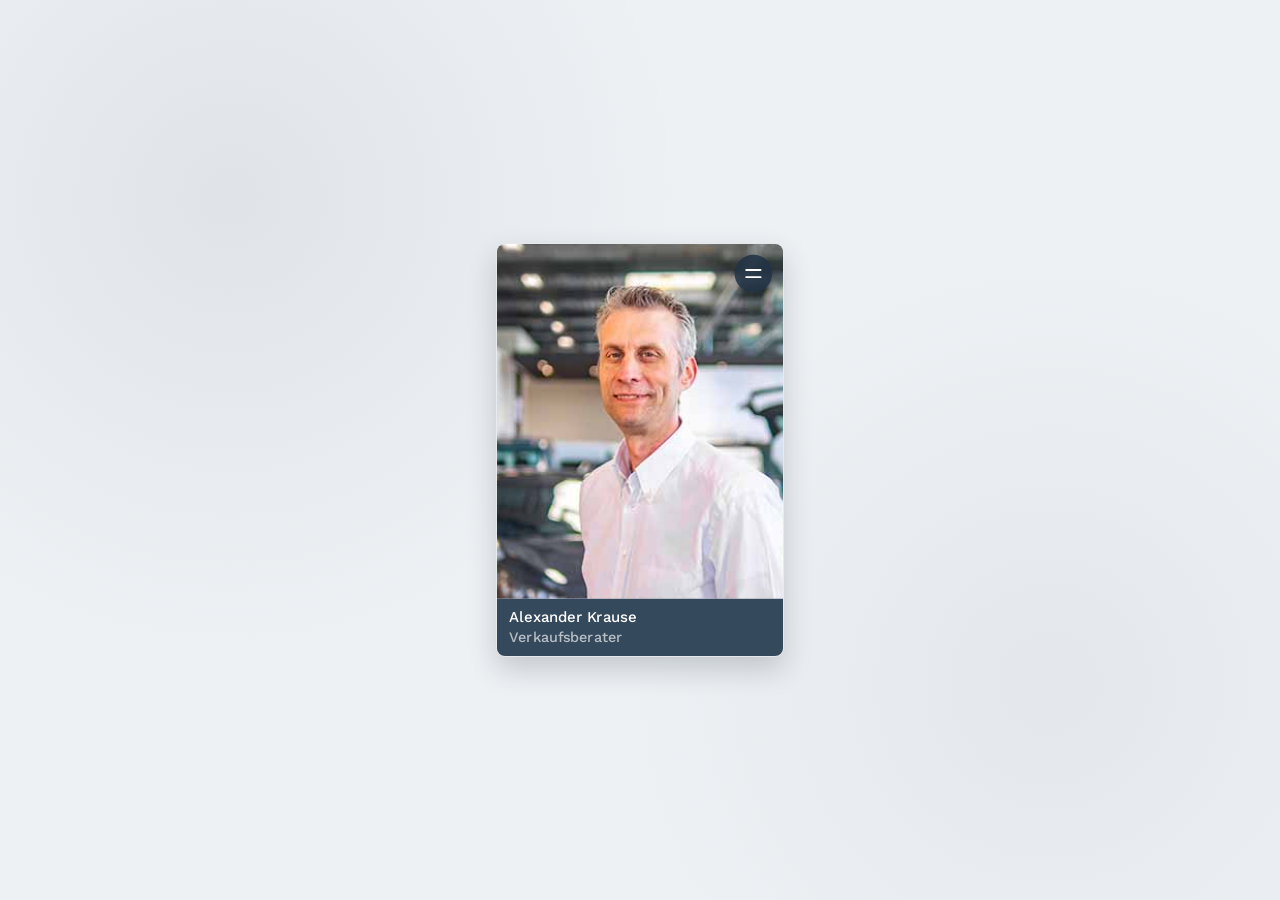
<file: index.html>
<!DOCTYPE html>
<html lang="de">
<head>
    <meta charset="UTF-8">
    <meta name="viewport" content="width=device-width, initial-scale=1.0">
    <title>Kontaktkarte</title>
    <link rel="preconnect" href="https://fonts.googleapis.com">
    <link rel="preconnect" href="https://fonts.gstatic.com" crossorigin>
    <link href="https://fonts.googleapis.com/css2?family=Playfair+Display:wght@600;700&family=Work+Sans:wght@400;500;600&display=swap" rel="stylesheet">
    <link rel="stylesheet" href="style/contact-card.css">
    <link rel="stylesheet" href="https://cdnjs.cloudflare.com/ajax/libs/font-awesome/6.5.2/css/all.min.css">
</head>
<body>
    <main class="page-shell">
        <article class="contact-card" aria-label="Kontaktkarte von Max Mustermann">
            <div class="photo-stage">
                <img src="250310-Alexander-Krause-webseit.jpg" alt="Portraet von Max Mustermann">
                <button class="menu-fab" type="button" aria-label="Mitarbeiterinfos anzeigen" aria-expanded="false">
                    <span class="menu-bars" aria-hidden="true">
                        <span></span>
                        <span></span>
                    </span>
                </button>
            </div>

            <header class="name-strip">
                <h1>Alexander Krause</h1>
                <p class="name-strip-role">Verkaufsberater</p>
            </header>

            <section class="employee-info" aria-label="Mitarbeiterdetails">
                <div class="info-header">
                    <span class="info-name">Alexander Krause</span>
                    <span class="info-role">Verkaufsberater</span>
                </div>

                <ul class="info-list">
                    <li>
                        <i class="fa-solid fa-phone"></i>
                        <div>
                            <p class="label">Telefon</p>
                            <a class="phone-link" href="tel:+492861123456">+49 2861 123456</a>
                            <a class="mobile-link" href="tel:+4915721228625">+49 1575 212625</a>
                        </div>
                    </li>
                    <li>
                        <i class="fa-solid fa-envelope"></i>
                        <div>
                            <p class="label">E-Mail</p>
                            <a class="email-link">a.krause <br>@bleker-gruppe.de</a>
                        </div>
                    </li>
                    <li>
                        <i class="fa-solid fa-location-dot"></i>
                        <div>
                            <p class="label">Standort</p>
                            <a class="adress">Musterstraße 12 <br>12345 Musterstadt</a>
                        </div>
                    </li>
                    <li>
                        <i class="fa-solid fa-car"></i>
                        <div>
                            <p class="label">Marken</p>
                            <div class="brand-tags">
                                <span class="brand-logo" tabindex="0" data-brand="Citroën" aria-label="Citroën" title="Citroën"><img src="marken/logo_g_citroen.svg" alt=""></span>
                                <span class="brand-logo" tabindex="0" data-brand="DS Automobiles" aria-label="DS Automobiles" title="DS Automobiles"><img src="marken/logo_g_ds.svg" alt=""></span>
                                <span class="brand-logo" tabindex="0" data-brand="Peugeot" aria-label="Peugeot" title="Peugeot"><img src="marken/logo_g_peugeot.svg" alt=""></span>
                                <span class="brand-logo" tabindex="0" data-brand="Renault" aria-label="Renault" title="Renault"><img src="marken/logo_g_renault.svg" alt=""></span>
                                <span class="brand-logo" tabindex="0" data-brand="Opel" aria-label="Opel" title="Opel"><img src="marken/logo_g_opel.svg" alt=""></span>
                                <span class="brand-logo" tabindex="0" data-brand="Dacia" aria-label="Dacia" title="Dacia"><img src="marken/logo_g_dacia.svg" alt=""></span>
                                <span class="brand-logo" tabindex="0" data-brand="Nissan" aria-label="Nissan" title="Nissan"><img src="marken/logo_g_nissan.svg" alt=""></span>
                                <span class="brand-logo" tabindex="0" data-brand="Kia" aria-label="Kia" title="Kia"><img src="marken/logo_g_kia.svg" alt=""></span>
                                <span class="brand-logo" tabindex="0" data-brand="Suzuki" aria-label="Suzuki" title="Suzuki"><img src="marken/logo_g_suzuki.svg" alt=""></span>
                                <span class="brand-logo" tabindex="0" data-brand="Alfa Romeo" aria-label="Alfa Romeo" title="Alfa Romeo"><img src="marken/logo_g_alfa.svg" alt=""></span>
                                <span class="brand-logo" tabindex="0" data-brand="Jeep" aria-label="Jeep" title="Jeep"><img src="marken/logo_g_jeep.svg" alt=""></span>
                                <span class="brand-logo" tabindex="0" data-brand="Fiat" aria-label="Fiat" title="Fiat"><img src="marken/logo_g_fiat.svg" alt=""></span>
                                <span class="brand-logo" tabindex="0" data-brand="Leapmotor" aria-label="Leapmotor" title="Leapmotor"><img src="marken/logo_g_leapmotor.svg" alt=""></span>
                                <span class="brand-logo" tabindex="0" data-brand="XPeng" aria-label="XPeng" title="XPeng"><img src="marken/logo_g_xpeng.svg" alt=""></span>
                                <span class="brand-logo" tabindex="0" data-brand="BYD" aria-label="BYD" title="BYD"><img src="marken/logo_g_byd.svg" alt=""></span>
                                <span class="brand-logo" tabindex="0" data-brand="Abarth" aria-label="Abarth" title="Abarth"><img src="marken/logo_g_abarth.svg" alt=""></span>
                                <span class="brand-logo" tabindex="0" data-brand="Maserati" aria-label="Maserati" title="Maserati"><img src="marken/logo_g_maserati.svg" alt=""></span>
                                <span class="brand-logo" tabindex="0" data-brand="Alpine" aria-label="Alpine" title="Alpine"><img src="marken/logo_g_alpine.svg" alt=""></span>
                                <span class="brand-logo" tabindex="0" data-brand="SILENCE O" aria-label="SILENCE O" title="SILENCE O"><img src="marken/logo_g_silence.svg" alt=""></span>
                            </div>
                        </div>
                    </li>
                </ul>

                <a class="callback-btn" href="mailto:max.mustermann@bleker-gruppe.de?subject=Rueckrufwunsch">
                    <i class="fa-solid fa-phone-volume"></i> Rückrufwunsch
                </a>
            </section>
        </article>
    </main>

    <script src="script/contact-card.js"></script>
</body>
</html>
</file>
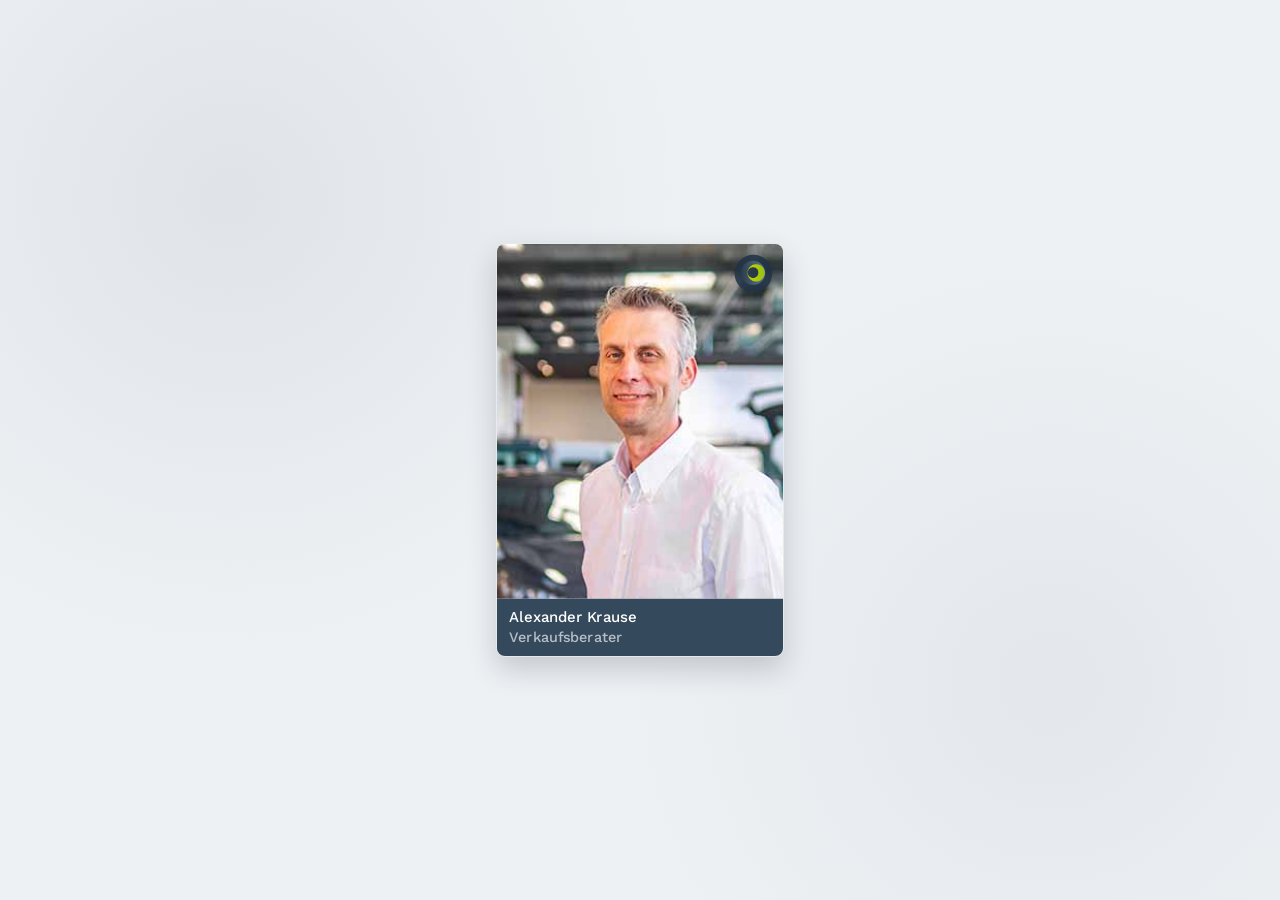
<file: button.html>
<!DOCTYPE html>
<html lang="de">
<head>
    <meta charset="UTF-8">
    <meta name="viewport" content="width=device-width, initial-scale=1.0">
    <title>Kontaktkarte</title>
    <link rel="preconnect" href="https://fonts.googleapis.com">
    <link rel="preconnect" href="https://fonts.gstatic.com" crossorigin>
    <link href="https://fonts.googleapis.com/css2?family=Playfair+Display:wght@600;700&family=Work+Sans:wght@400;500;600&display=swap" rel="stylesheet">
    <link rel="stylesheet" href="style/contact-card.css">
    <link rel="stylesheet" href="https://cdnjs.cloudflare.com/ajax/libs/font-awesome/6.5.2/css/all.min.css">
</head>
<body>
    <main class="page-shell">
        <article class="contact-card" aria-label="Kontaktkarte von Max Mustermann">
            <div class="photo-stage">
                <img src="250310-Alexander-Krause-webseit.jpg" alt="Portraet von Max Mustermann">
                <button class="menu-fab" type="button" aria-label="Mitarbeiterinfos anzeigen" aria-expanded="false">
                    <img src="bleker2.png" alt="Bleker Logo">
                </button>
            </div>

            <header class="name-strip">
                <h1>Alexander Krause</h1>
                <p class="name-strip-role">Verkaufsberater</p>
            </header>

            <section class="employee-info" aria-label="Mitarbeiterdetails">
                <div class="info-header">
                    <span class="info-name">Alexander Krause</span>
                    <span class="info-role">Verkaufsberater</span>
                </div>

                <ul class="info-list">
                    <li>
                        <i class="fa-solid fa-phone"></i>
                        <div>
                            <p class="label">Telefon</p>
                            <a href="tel:+49123456789">+490 151 21228625</a>
                        </div>
                    </li>
                    <li>
                        <i class="fa-solid fa-envelope"></i>
                        <div>
                            <p class="label">E-Mail</p>
                            <a href="mailto:a.krause@bleker-gruppe.de">a.krause@bleker-gruppe.de</a>
                        </div>
                    </li>
                    <li>
                        <i class="fa-solid fa-location-dot"></i>
                        <div>
                            <p class="label">Standort</p>
                            <a class="map-link" href="https://maps.google.com/?q=Borken+Autohaus+Twent" target="_blank" rel="noopener">Münster, Autoforum Bleker <i class="fa-solid fa-arrow-up-right-from-square"></i></a>
                        </div>
                    </li>
                    <li>
                        <i class="fa-solid fa-car"></i>
                        <div>
                            <p class="label">Marken</p>
                            <div class="brand-tags">
                                <span class="tag">Maserati</span>
                            </div>
                        </div>
                    </li>
                </ul>

                <a class="callback-btn" href="mailto:max.mustermann@bleker-gruppe.de?subject=Rueckrufwunsch">
                    <i class="fa-solid fa-phone-volume"></i> Rueckrufwunsch
                </a>
            </section>
        </article>
    </main>

    <script src="script/contact-card.js"></script>
</body>
</html>
</file>
<file: style/contact-card.css>
:root {
    --bg-soft: #eef1f4;
    --surface: #ffffff;
    --text-main: #223345;
    --text-soft: #5f6f80;
    --accent: #35495c;
    --accent-hover: #2a3a4a;
    --line: rgba(53, 73, 92, 0.15);
    --shadow: 0 14px 32px rgba(24, 38, 52, 0.2);
}

* {
    box-sizing: border-box;
}

body {
    transform: scale(90%);
    margin: 0;
    font-family: "Work Sans", sans-serif;
    color: var(--text-main);
    min-height: 100vh;
    background:
        radial-gradient(circle at 18% 22%, rgba(53, 73, 92, 0.08), transparent 36%),
        radial-gradient(circle at 82% 76%, rgba(53, 73, 92, 0.06), transparent 34%),
        var(--bg-soft);
}

.page-shell {
    min-height: 100vh;
    display: grid;
    place-items: center;
    padding: 2rem 1.2rem;
}

.contact-card {
    width: min(320px, 100%);
    height: 460px;
    position: relative;
    display: flex;
    flex-direction: column;
    border-radius: 10px;
    overflow: hidden;
    background: var(--surface);
    border: 1px solid rgba(53, 73, 92, 0.12);
    box-shadow: var(--shadow);
    transform: translateY(16px) scale(0.985);
    opacity: 0;
    cursor: pointer;
    animation: card-enter 0.65s cubic-bezier(0.2, 0.85, 0.3, 1) forwards;
}

.photo-stage {
    position: relative;
    flex: 1 1 auto;
    min-height: 0;
    overflow: hidden;
}

.photo-stage img {
    width: 100%;
    height: 100%;
    display: block;
    object-fit: cover;
    transform: scale(1.02);
    transition: transform 0.65s ease;
}

.contact-card:hover .photo-stage img {
    transform: scale(1.06);
}

.menu-fab {
    position: absolute;
    top: 0.75rem;
    right: 0.75rem;
    width: 42px;
    height: 42px;
    padding: 0;
    border-radius: 999px;
    border: 0;
    background: rgba(34, 51, 69, 0.88);
    box-shadow: 0 8px 18px rgba(0, 0, 0, 0.28);
    cursor: pointer;
    z-index: 3;
    display: flex;
    align-items: center;
    justify-content: center;
    overflow: hidden;
    transition: transform 0.25s ease, background-color 0.25s ease, box-shadow 0.25s ease;
}

.menu-fab:hover {
    transform: scale(1.06);
    background: rgba(34, 51, 69, 0.96);
    box-shadow: 0 10px 22px rgba(0, 0, 0, 0.34);
}

.menu-bars {
    position: relative;
    width: 18px;
    height: 14px;
}

.menu-bars span {
    position: absolute;
    left: 0;
    width: 100%;
    height: 2px;
    border-radius: 999px;
    background: #ffffff;
    box-shadow: 0 0 0 1px rgba(53, 73, 92, 0.08);
    transition: top 0.24s ease, transform 0.24s ease;
}

.menu-bars span:first-child {
    top: 2px;
}

.menu-bars span:last-child {
    top: 10px;
}

.contact-card.expanded .menu-bars span:first-child {
    top: 6px;
    transform: rotate(45deg);
}

.contact-card.expanded .menu-bars span:last-child {
    top: 6px;
    transform: rotate(-45deg);
}

.name-strip {
    margin: 0;
    padding: 0.75rem 0.85rem;
    background: var(--accent);
    flex: 0 0 auto;
}

h1 {
    margin: 0;
    color: #fff;
    font-size: 1.04rem;
    font-weight: 500;
    line-height: 1.12;
    font-family: "Work Sans", sans-serif;
}

.name-strip-role {
    margin: 0.18rem 0 0;
    color: rgba(255, 255, 255, 0.65);
    font-size: 1rem;
    font-weight: 500;
}

.employee-info {
    position: absolute;
    inset: 0;
    overflow: hidden;
    display: flex;
    flex-direction: column;
    background: #fff;
    opacity: 0;
    pointer-events: none;
    transform: translateY(100%);
    transition: transform 0.42s ease, opacity 0.26s ease;
    z-index: 2;
}

.contact-card.expanded .employee-info {
    opacity: 1;
    pointer-events: auto;
    transform: translateY(0);
}

.info-header {
    background: var(--accent);
    padding: 1.3rem 1.1rem 1.1rem;
    flex-shrink: 0;
}

.info-name {
    display: block;
    font-size: 1.22rem;
    font-weight: 700;
    color: #fff;
    line-height: 1.2;
    letter-spacing: 0.01em;
}

.info-role {
    display: block;
    font-size: 0.7rem;
    color: rgba(255, 255, 255, 0.5);
    margin-top: 0.28rem;
    text-transform: uppercase;
    letter-spacing: 0.1em;
}

.info-list {
    list-style: none;
    margin: 0;
    padding: 0.2rem 1.1rem;
    display: flex;
    flex-direction: column;
    flex: 1;
    overflow-y: auto;
    overflow-x: hidden;
    justify-content: space-evenly;
    scrollbar-width: thin;
    scrollbar-color: rgba(53, 73, 92, 0.5) rgba(53, 73, 92, 0.08);
}

.info-list::-webkit-scrollbar {
    width: 10px;
}

.info-list::-webkit-scrollbar-track {
    background: rgba(53, 73, 92, 0.08);
    border-radius: 999px;
}

.info-list::-webkit-scrollbar-thumb {
    background: linear-gradient(180deg, rgba(53, 73, 92, 0.72) 0%, rgba(42, 58, 74, 0.92) 100%);
    border-radius: 999px;
    border: 2px solid rgba(255, 255, 255, 0.7);
}

.info-list::-webkit-scrollbar-thumb:hover {
    background: linear-gradient(180deg, rgba(53, 73, 92, 0.88) 0%, rgba(42, 58, 74, 1) 100%);
}

.info-list li {
    display: flex;
    align-items: center;
    gap: 0.9rem;
    padding: 0.5rem 0;
    border-bottom: 1px solid rgba(53, 73, 92, 0.08);
    opacity: 0;
    transform: translateY(6px);
}

.info-list li > div {
    flex: 1;
    min-width: 0;
}

.info-list li:last-child {
    border-bottom: none;
    align-items: flex-start;
}

.info-list > li > i {
    width: 36px;
    height: 36px;
    min-width: 36px;
    border-radius: 999px;
    background: rgba(53, 73, 92, 0.06);
    font-size: 0.82rem;
    color: var(--accent);
    flex-shrink: 0;
    line-height: 36px;
    text-align: center;
    display: inline-block;
}

.info-list li:last-child > i {
    margin-top: 0.2rem;
}

.label {
    margin: 0 0 0.16rem;
    font-size: 0.7rem;
    text-transform: uppercase;
    letter-spacing: 0.1em;
    color: var(--text-soft);
}

.info-list a,
.info-list .value {
    margin: 0;
    font-size: 0.95rem;
    font-weight: 500;
    color: var(--text-main);
    text-decoration: none;
    transition: color 0.2s ease;
    display: block;
    line-height: 1.25;
}

.phone-link,
.mobile-link {
    line-height: 0.2;
}

.info-list a:hover {
    color: var(--accent);
}

.email-link {
    white-space: nowrap;
    overflow: hidden;
    text-overflow: ellipsis;
}

.email-link.email-link--compact {
    font-size: 0.76rem !important;
}

.map-link {
    display: inline-flex !important;
    align-items: center;
    gap: 0.3rem;
}

.map-link p {
    font-size: 0.58rem;
    opacity: 0.45;
    display: inline !important;
    width: auto !important;
    height: auto !important;
    background: none !important;
    border: none !important;
    line-height: inherit !important;
}

.brand-tags {
    display: flex;
    flex-wrap: wrap;
    gap: 0.3rem;
    margin-top: 0.22rem;
}

.brand-logo {
    position: relative;
    min-width: 52px;
    height: 42px;
    padding: 0.38rem 0.55rem;
    border-radius: 10px;
    /* border: 1px solid rgba(53, 73, 92, 0.12); */
    /* background: linear-gradient(180deg, #f8fafc 0%, #e8edf2 100%); */
    display: inline-flex;
    align-items: center;
    justify-content: center;
    box-shadow: inset 0 1px 0 rgba(255, 255, 255, 0.8);
    transition: transform 0.18s ease, box-shadow 0.18s ease, border-color 0.18s ease;
    cursor: default;
    outline: none;
}

.brand-logo img {
    max-width: 100%;
    max-height: 28px;
    display: block;
    object-fit: contain;
    filter: saturate(0.95) contrast(1.02);
}

.brand-logo::after {
    content: attr(data-brand);
    position: absolute;
    left: 50%;
    bottom: calc(100% + 8px);
    transform: translateX(-50%) translateY(4px);
    background: rgba(34, 51, 69, 0.96);
    color: #fff;
    padding: 0.35rem 0.5rem;
    border-radius: 8px;
    font-size: 0.66rem;
    font-weight: 500;
    letter-spacing: 0.02em;
    white-space: nowrap;
    opacity: 0;
    pointer-events: none;
    transition: opacity 0.18s ease, transform 0.18s ease;
    z-index: 4;
}

.brand-logo::before {
    content: "";
    position: absolute;
    left: 50%;
    bottom: calc(100% + 2px);
    width: 8px;
    height: 8px;
    background: rgba(34, 51, 69, 0.96);
    transform: translateX(-50%) rotate(45deg);
    opacity: 0;
    transition: opacity 0.18s ease;
    pointer-events: none;
    z-index: 3;
}

.brand-logo:hover,
.brand-logo:focus-visible {
    transform: translateY(-1px);
    border-color: rgba(53, 73, 92, 0.24);
    box-shadow: 0 8px 16px rgba(34, 51, 69, 0.12);
}

.brand-logo:hover::after,
.brand-logo:hover::before,
.brand-logo:focus-visible::after,
.brand-logo:focus-visible::before {
    opacity: 1;
}

.brand-logo:hover::after,
.brand-logo:focus-visible::after {
    transform: translateX(-50%) translateY(0);
}

.callback-btn {
    flex-shrink: 0;
    background: var(--accent);
    color: #fff;
    padding: 0.78rem 1rem;
    font-size: 0.88rem;
    text-align: center;
    font-weight: 500;
    text-decoration: none;
    display: flex;
    align-items: center;
    justify-content: center;
    gap: 0.5rem;
    opacity: 0;
    transition: background-color 0.22s ease;
}

.callback-btn:hover {
    background: #8aaa13;
}

.contact-card.expanded .info-list li {
    animation: row-in 0.42s ease forwards;
}

.contact-card.expanded .info-list li:nth-child(2) {
    animation-delay: 0.07s;
}

.contact-card.expanded .info-list li:nth-child(3) {
    animation-delay: 0.14s;
}

.contact-card.expanded .info-list li:nth-child(4) {
    animation-delay: 0.21s;
}

.contact-card.expanded .info-list li:nth-child(5) {
    animation-delay: 0.28s;
}

.contact-card.expanded .callback-btn {
    animation: fade-up 0.5s ease 0.25s both;
}

@keyframes card-enter {
    to {
        transform: translateY(0) scale(1);
        opacity: 1;
    }
}

@keyframes row-in {
    to {
        transform: translateY(0);
        opacity: 1;
    }
}

@keyframes fade-up {
    from {
        opacity: 0;
        transform: translateY(8px);
    }

    to {
        opacity: 1;
        transform: translateY(0);
    }
}

@media (max-width: 760px) {
    .contact-card {
        max-width: 320px;
        height: 440px;
    }

    .menu-fab {
        width: 42px;
        height: 42px;
    }
}
</file>
